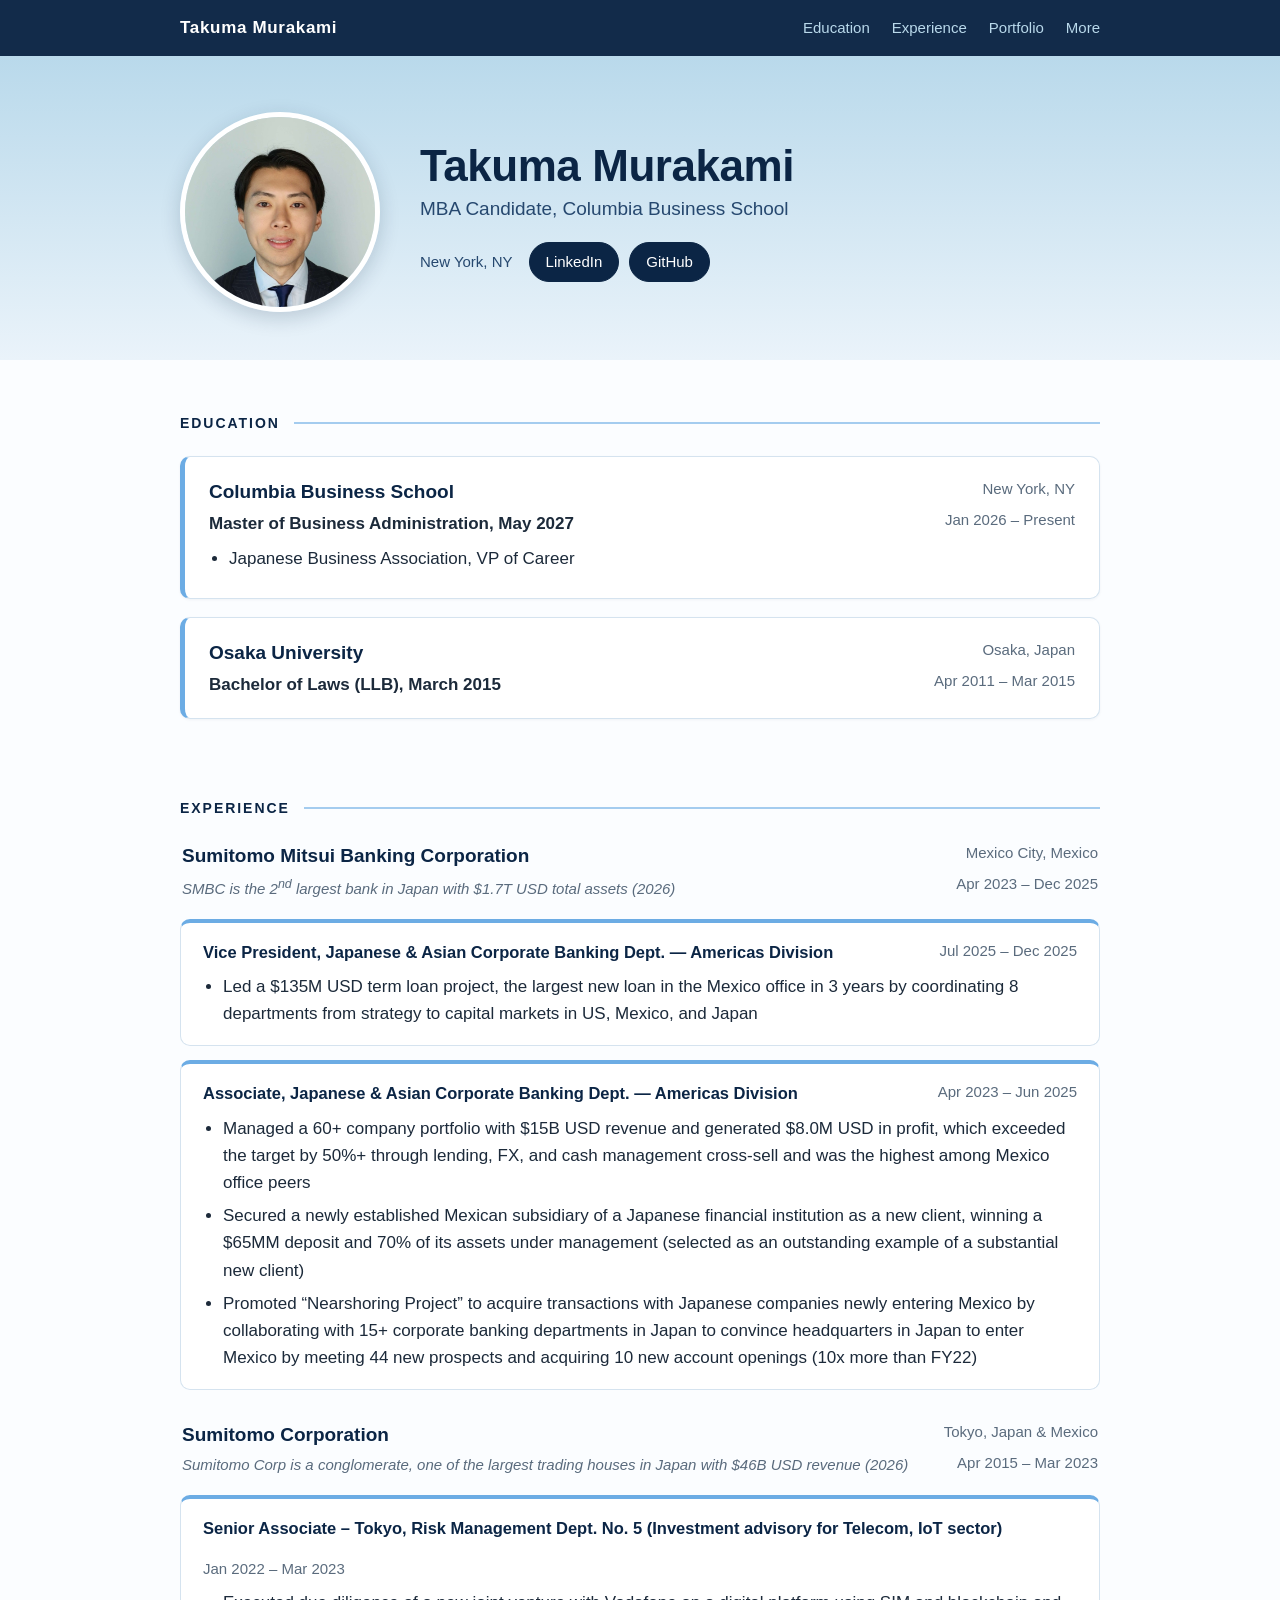
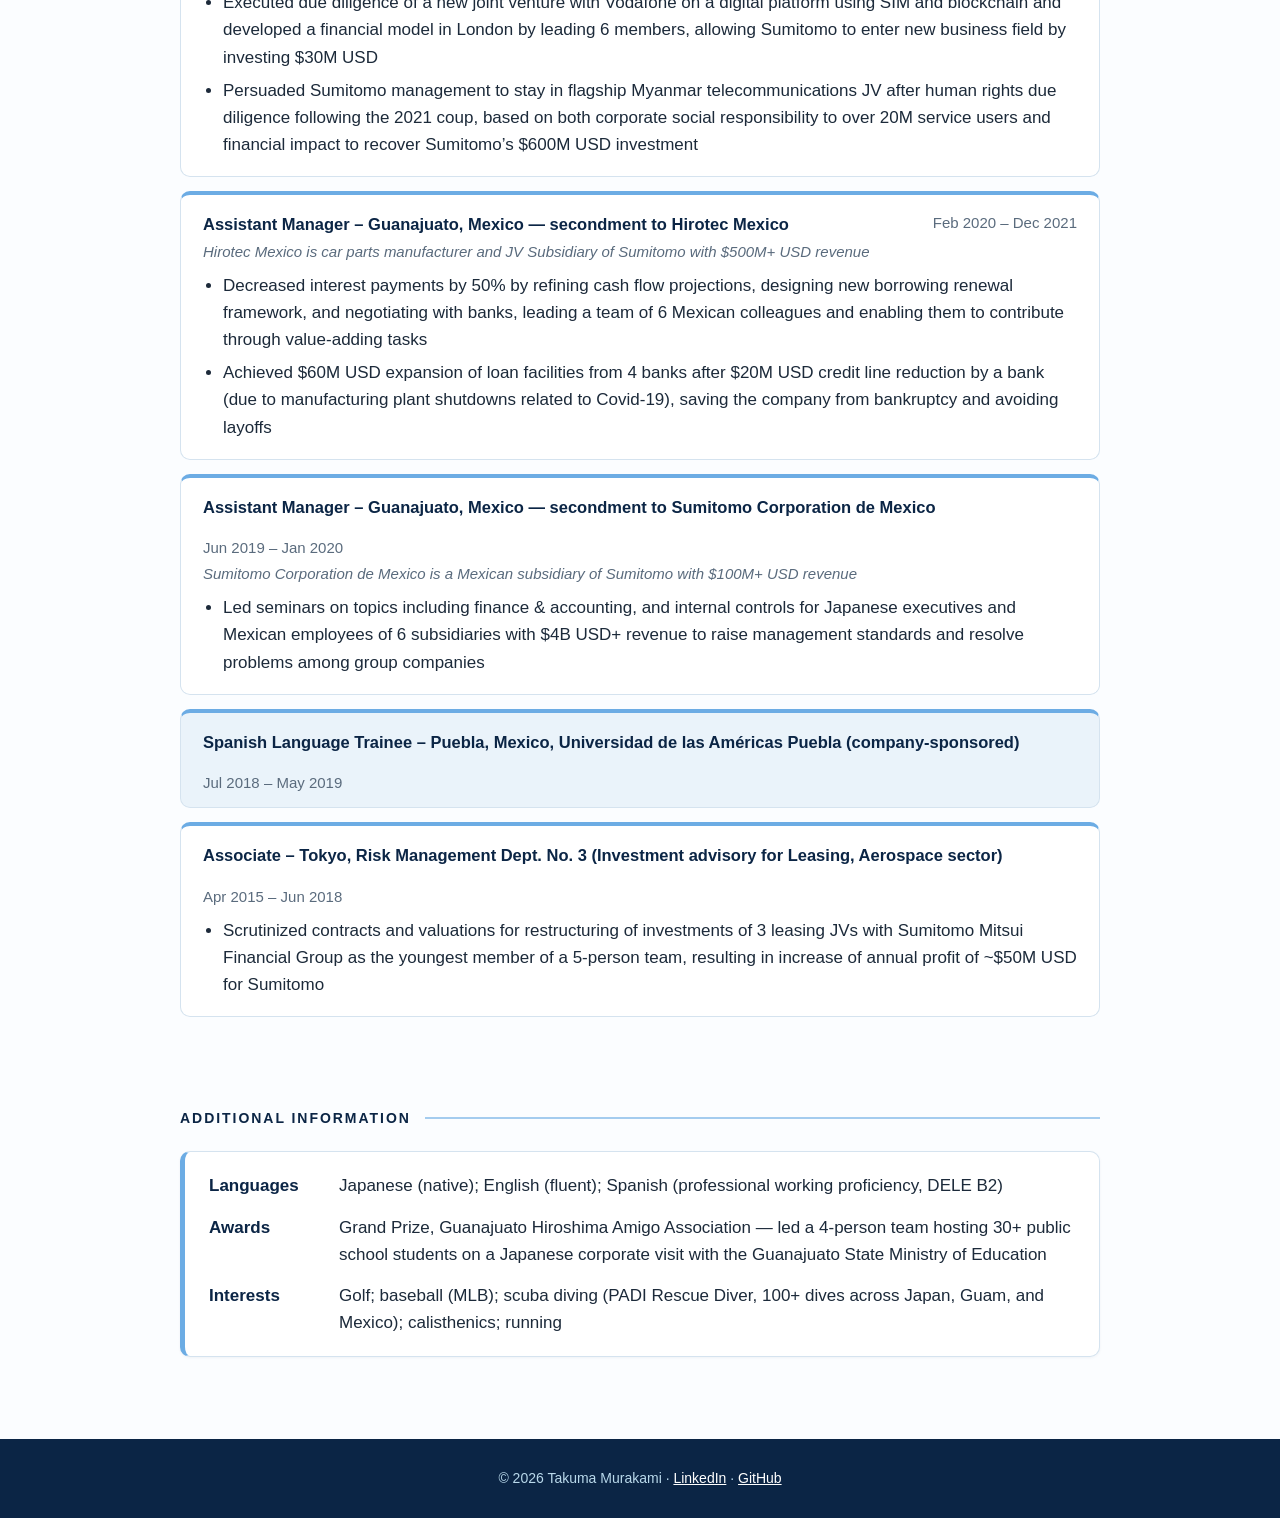
<file: index.html>
<!doctype html>
<html lang="en">
<head>
<meta charset="utf-8">
<meta name="viewport" content="width=device-width, initial-scale=1">
<title>Takuma Murakami</title>
<meta name="description" content="Takuma Murakami — MBA candidate at Columbia Business School; former banker and trading-house investment professional across Tokyo and Mexico.">
<style>
  :root {
    --navy: #0B2545;
    --blue: #6CACE4;       /* Columbia blue */
    --blue-light: #B9D9EB;
    --blue-wash: #EAF3FA;
    --ink: #1c2a3a;
    --muted: #5a6b7d;
    --line: #d5e3ef;
    --bg: #fbfdff;
    --card: #ffffff;
  }
  * { box-sizing: border-box; }
  html { scroll-behavior: smooth; scroll-padding-top: 72px; }
  body {
    margin: 0; background: var(--bg); color: var(--ink);
    font: 17px/1.6 -apple-system, BlinkMacSystemFont, "Segoe UI", Roboto, Helvetica, Arial, sans-serif;
  }
  a { color: #1b5e9e; }
  .wrap { max-width: 960px; margin: 0 auto; padding: 0 20px; }

  /* Nav */
  nav {
    position: sticky; top: 0; z-index: 10;
    background: rgba(11,37,69,.97); color: #fff;
  }
  nav .wrap { display: flex; align-items: center; justify-content: space-between; height: 56px; }
  nav .brand { font-weight: 700; letter-spacing: .04em; color: #fff; text-decoration: none; }
  nav ul { display: flex; gap: 22px; list-style: none; margin: 0; padding: 0; }
  nav ul a { white-space: nowrap; color: var(--blue-light); text-decoration: none; font-size: 15px; padding: 6px 0; border-bottom: 2px solid transparent; }
  nav ul a:hover, nav ul a:focus-visible { color: #fff; border-color: var(--blue); }

  /* Hero */
  header.hero { background: linear-gradient(180deg, var(--blue-light), var(--blue-wash)); padding: 56px 0 48px; }
  .hero .wrap { display: flex; gap: 40px; align-items: center; }
  .hero img {
    width: 200px; height: 200px; object-fit: cover; object-position: center 20%;
    border-radius: 50%; border: 5px solid #fff; box-shadow: 0 6px 20px rgba(11,37,69,.18); flex: none;
  }
  .hero h1 { margin: 0 0 4px; font-size: 44px; line-height: 1.1; color: var(--navy); letter-spacing: -.01em; }
  .hero .tag { margin: 0 0 18px; font-size: 19px; color: #26486f; }
  .links { display: flex; flex-wrap: wrap; gap: 10px; align-items: center; }
  .pill {
    display: inline-block; padding: 7px 16px; border-radius: 999px; font-size: 15px; text-decoration: none;
    background: var(--navy); color: #fff; border: 1px solid var(--navy);
  }
  .pill:hover, .pill:focus-visible { background: #fff; color: var(--navy); }
  .loc { color: #26486f; font-size: 15px; margin-right: 6px; }

  /* Sections */
  section { padding: 52px 0 8px; }
  h2 {
    margin: 0 0 22px; font-size: 14px; letter-spacing: .14em; text-transform: uppercase; color: var(--navy);
    display: flex; align-items: center; gap: 14px;
  }
  h2::after { content: ""; flex: 1; height: 2px; background: var(--blue); opacity: .6; }

  .card {
    background: var(--card); border: 1px solid var(--line); border-left: 5px solid var(--blue);
    border-radius: 10px; padding: 20px 24px; margin-bottom: 18px; box-shadow: 0 1px 3px rgba(11,37,69,.05);
  }
  .row { display: flex; justify-content: space-between; gap: 16px; flex-wrap: wrap; }
  .org { margin: 0; font-size: 19px; color: var(--navy); }
  .where, .when { color: var(--muted); font-size: 15px; }
  .role { margin: 2px 0 0; font-weight: 600; }
  .blurb { margin: 2px 0 8px; color: var(--muted); font-style: italic; font-size: 15px; }
  ul.b { margin: 8px 0 0; padding-left: 20px; }
  ul.b li { margin-bottom: 6px; }

  /* Experience: company group with role tiles */
  .company { margin-bottom: 30px; }
  .company > .head { padding: 0 2px 10px; }
  .company .tiles { display: grid; gap: 14px; }
  .tile {
    background: var(--card); border: 1px solid var(--line); border-top: 4px solid var(--blue);
    border-radius: 10px; padding: 16px 22px 12px;
  }
  .tile.plain { background: var(--blue-wash); }
  .tile h4 { margin: 0; font-size: 16.5px; color: var(--navy); }
  .tile .when { white-space: nowrap; }

  /* Additional info */
  dl { margin: 0; display: grid; grid-template-columns: 110px 1fr; gap: 14px 20px; }
  dt { font-weight: 700; color: var(--navy); }
  dd { margin: 0; }

  footer { margin-top: 56px; background: var(--navy); color: var(--blue-light); padding: 28px 0; font-size: 14px; text-align: center; }
  footer a { color: #fff; }

  @media (max-width: 680px) {
    body { font-size: 16px; }
    nav ul { gap: 14px; }
    nav .brand { display: none; }
    nav .wrap { justify-content: center; }
    .hero .wrap { flex-direction: column; text-align: center; gap: 24px; }
    .hero h1 { font-size: 34px; }
    .links { justify-content: center; }
    .hero img { width: 160px; height: 160px; }
    dl { grid-template-columns: 1fr; gap: 2px; }
    dd { margin-bottom: 12px; }
    .tile .when { white-space: normal; }
  }
</style>
</head>
<body>

<nav aria-label="Main">
  <div class="wrap">
    <a class="brand" href="#top">Takuma Murakami</a>
    <ul>
      <li><a href="#education">Education</a></li>
      <li><a href="#experience">Experience</a></li>
      <li><a href="portfolio.html">Portfolio</a></li>
      <li><a href="#additional">More</a></li>
    </ul>
  </div>
</nav>

<header class="hero" id="top">
  <div class="wrap">
    <img src="images/photo-web.jpg" alt="Portrait of Takuma Murakami">
    <div>
      <h1>Takuma Murakami</h1>
      <p class="tag">MBA Candidate, Columbia Business School</p>
      <div class="links">
        <span class="loc">New York, NY</span>
        <a class="pill" href="https://www.linkedin.com/in/takuma-murakami">LinkedIn</a>
        <a class="pill" href="https://github.com/TMurakami27">GitHub</a>
      </div>
    </div>
  </div>
</header>

<main class="wrap">

  <section id="education">
    <h2>Education</h2>
    <div class="card">
      <div class="row"><h3 class="org">Columbia Business School</h3><span class="where">New York, NY</span></div>
      <div class="row"><span class="role">Master of Business Administration, May 2027</span><span class="when">Jan 2026 – Present</span></div>
      <ul class="b"><li>Japanese Business Association, VP of Career</li></ul>
    </div>
    <div class="card">
      <div class="row"><h3 class="org">Osaka University</h3><span class="where">Osaka, Japan</span></div>
      <div class="row"><span class="role">Bachelor of Laws (LLB), March 2015</span><span class="when">Apr 2011 – Mar 2015</span></div>
    </div>
  </section>

  <section id="experience">
    <h2>Experience</h2>

    <div class="company">
      <div class="head">
        <div class="row"><h3 class="org">Sumitomo Mitsui Banking Corporation</h3><span class="where">Mexico City, Mexico</span></div>
        <div class="row"><span class="blurb">SMBC is the 2<sup>nd</sup> largest bank in Japan with $1.7T USD total assets (2026)</span><span class="when">Apr 2023 – Dec 2025</span></div>
      </div>
      <div class="tiles">
        <div class="tile">
          <div class="row"><h4>Vice President, Japanese &amp; Asian Corporate Banking Dept. — Americas Division</h4><span class="when">Jul 2025 – Dec 2025</span></div>
          <ul class="b">
            <li>Led a $135M USD term loan project, the largest new loan in the Mexico office in 3 years by coordinating 8 departments from strategy to capital markets in US, Mexico, and Japan</li>
          </ul>
        </div>
        <div class="tile">
          <div class="row"><h4>Associate, Japanese &amp; Asian Corporate Banking Dept. — Americas Division</h4><span class="when">Apr 2023 – Jun 2025</span></div>
          <ul class="b">
            <li>Managed a 60+ company portfolio with $15B USD revenue and generated $8.0M USD in profit, which exceeded the target by 50%+ through lending, FX, and cash management cross-sell and was the highest among Mexico office peers</li>
            <li>Secured a newly established Mexican subsidiary of a Japanese financial institution as a new client, winning a $65MM deposit and 70% of its assets under management (selected as an outstanding example of a substantial new client)</li>
            <li>Promoted “Nearshoring Project” to acquire transactions with Japanese companies newly entering Mexico by collaborating with 15+ corporate banking departments in Japan to convince headquarters in Japan to enter Mexico by meeting 44 new prospects and acquiring 10 new account openings (10x more than FY22)</li>
          </ul>
        </div>
      </div>
    </div>

    <div class="company">
      <div class="head">
        <div class="row"><h3 class="org">Sumitomo Corporation</h3><span class="where">Tokyo, Japan &amp; Mexico</span></div>
        <div class="row"><span class="blurb">Sumitomo Corp is a conglomerate, one of the largest trading houses in Japan with $46B USD revenue (2026)</span><span class="when">Apr 2015 – Mar 2023</span></div>
      </div>
      <div class="tiles">
        <div class="tile">
          <div class="row"><h4>Senior Associate – Tokyo, Risk Management Dept. No. 5 (Investment advisory for Telecom, IoT sector)</h4><span class="when">Jan 2022 – Mar 2023</span></div>
          <ul class="b">
            <li>Executed due diligence of a new joint venture with Vodafone on a digital platform using SIM and blockchain and developed a financial model in London by leading 6 members, allowing Sumitomo to enter new business field by investing $30M USD</li>
            <li>Persuaded Sumitomo management to stay in flagship Myanmar telecommunications JV after human rights due diligence following the 2021 coup, based on both corporate social responsibility to over 20M service users and financial impact to recover Sumitomo’s $600M USD investment</li>
          </ul>
        </div>
        <div class="tile">
          <div class="row"><h4>Assistant Manager – Guanajuato, Mexico — secondment to Hirotec Mexico</h4><span class="when">Feb 2020 – Dec 2021</span></div>
          <p class="blurb">Hirotec Mexico is car parts manufacturer and JV Subsidiary of Sumitomo with $500M+ USD revenue</p>
          <ul class="b">
            <li>Decreased interest payments by 50% by refining cash flow projections, designing new borrowing renewal framework, and negotiating with banks, leading a team of 6 Mexican colleagues and enabling them to contribute through value-adding tasks</li>
            <li>Achieved $60M USD expansion of loan facilities from 4 banks after $20M USD credit line reduction by a bank (due to manufacturing plant shutdowns related to Covid-19), saving the company from bankruptcy and avoiding layoffs</li>
          </ul>
        </div>
        <div class="tile">
          <div class="row"><h4>Assistant Manager – Guanajuato, Mexico — secondment to Sumitomo Corporation de Mexico</h4><span class="when">Jun 2019 – Jan 2020</span></div>
          <p class="blurb">Sumitomo Corporation de Mexico is a Mexican subsidiary of Sumitomo with $100M+ USD revenue</p>
          <ul class="b">
            <li>Led seminars on topics including finance &amp; accounting, and internal controls for Japanese executives and Mexican employees of 6 subsidiaries with $4B USD+ revenue to raise management standards and resolve problems among group companies</li>
          </ul>
        </div>
        <div class="tile plain">
          <div class="row"><h4>Spanish Language Trainee – Puebla, Mexico, Universidad de las Américas Puebla (company-sponsored)</h4><span class="when">Jul 2018 – May 2019</span></div>
        </div>
        <div class="tile">
          <div class="row"><h4>Associate – Tokyo, Risk Management Dept. No. 3 (Investment advisory for Leasing, Aerospace sector)</h4><span class="when">Apr 2015 – Jun 2018</span></div>
          <ul class="b">
            <li>Scrutinized contracts and valuations for restructuring of investments of 3 leasing JVs with Sumitomo Mitsui Financial Group as the youngest member of a 5-person team, resulting in increase of annual profit of ~$50M USD for Sumitomo</li>
          </ul>
        </div>
      </div>
    </div>
  </section>

  <section id="additional">
    <h2>Additional Information</h2>
    <div class="card">
      <dl>
        <dt>Languages</dt>
        <dd>Japanese (native); English (fluent); Spanish (professional working proficiency, DELE B2)</dd>
        <dt>Awards</dt>
        <dd>Grand Prize, Guanajuato Hiroshima Amigo Association — led a 4-person team hosting 30+ public school students on a Japanese corporate visit with the Guanajuato State Ministry of Education</dd>
        <dt>Interests</dt>
        <dd>Golf; baseball (MLB); scuba diving (PADI Rescue Diver, 100+ dives across Japan, Guam, and Mexico); calisthenics; running</dd>
      </dl>
    </div>
  </section>

</main>

<footer>
  <div class="wrap">© 2026 Takuma Murakami · <a href="https://www.linkedin.com/in/takuma-murakami">LinkedIn</a> · <a href="https://github.com/TMurakami27">GitHub</a></div>
</footer>

</body>
</html>
</file>
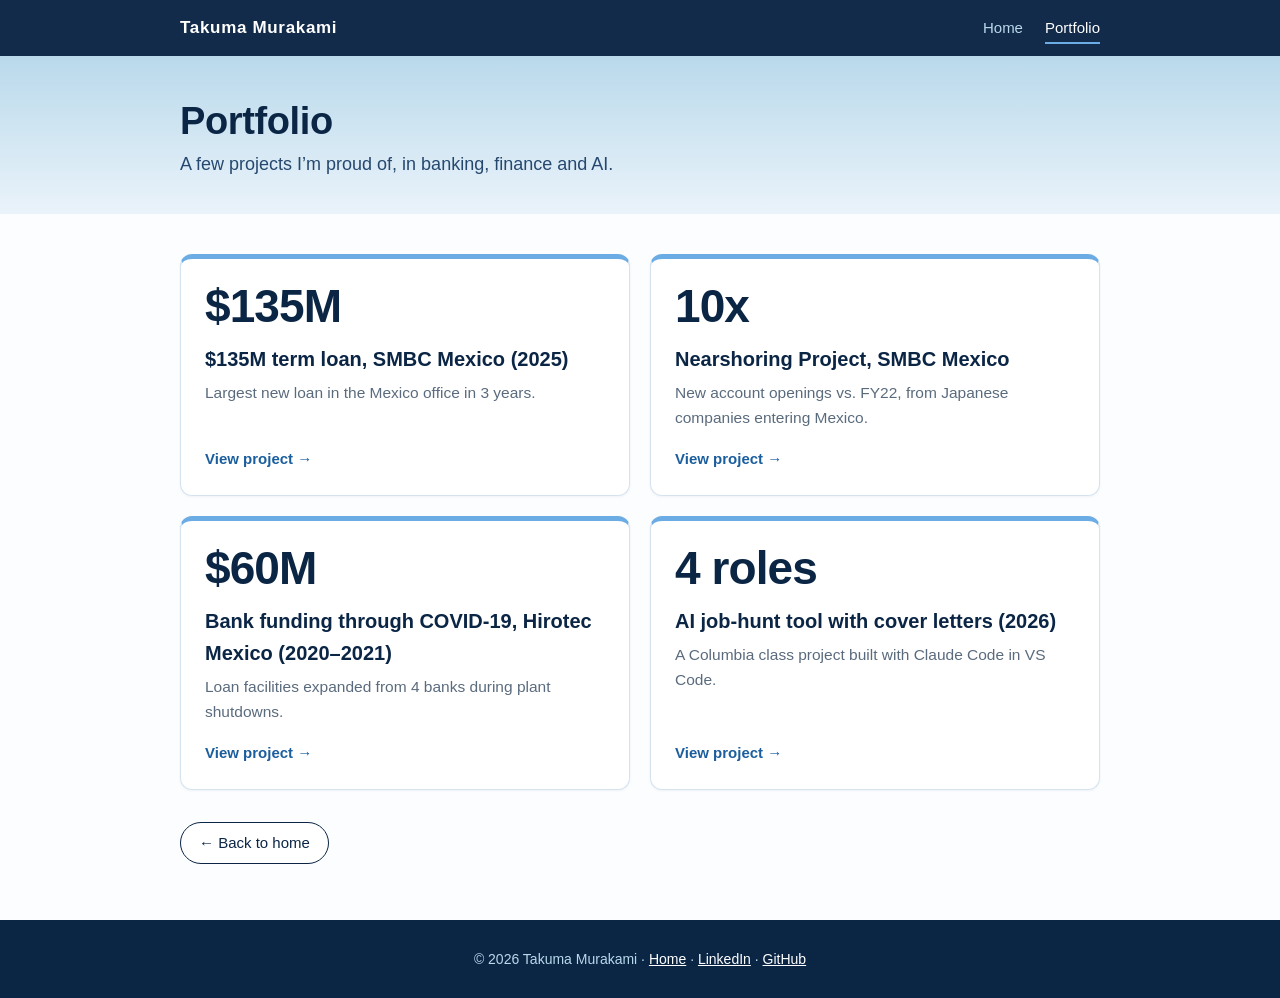
<file: portfolio.html>
<!doctype html>
<html lang="en">
<head>
<meta charset="utf-8">
<meta name="viewport" content="width=device-width, initial-scale=1">
<title>Portfolio · Takuma Murakami</title>
<meta name="description" content="Selected projects by Takuma Murakami.">
<link rel="stylesheet" href="style.css">
</head>
<body>

<nav aria-label="Main">
  <div class="wrap">
    <a class="brand" href="index.html">Takuma Murakami</a>
    <ul>
      <li><a href="index.html">Home</a></li>
      <li><a href="portfolio.html" aria-current="page">Portfolio</a></li>
    </ul>
  </div>
</nav>

<header class="pagehead">
  <div class="wrap">
    <h1>Portfolio</h1>
    <p>A few projects I’m proud of, in banking, finance and AI.</p>
  </div>
</header>

<main class="wrap">
  <div class="grid">
    <a class="pcard" href="projects/term-loan.html">
      <span class="big">$135M</span>
      <h2>$135M term loan, SMBC Mexico (2025)</h2>
      <p>Largest new loan in the Mexico office in 3 years.</p>
      <span class="go">View project →</span>
    </a>
    <a class="pcard" href="projects/nearshoring.html">
      <span class="big">10x</span>
      <h2>Nearshoring Project, SMBC Mexico</h2>
      <p>New account openings vs. FY22, from Japanese companies entering Mexico.</p>
      <span class="go">View project →</span>
    </a>
    <a class="pcard" href="projects/covid-refinancing.html">
      <span class="big">$60M</span>
      <h2>Bank funding through COVID-19, Hirotec Mexico (2020–2021)</h2>
      <p>Loan facilities expanded from 4 banks during plant shutdowns.</p>
      <span class="go">View project →</span>
    </a>
    <a class="pcard" href="projects/ai-job-hunt-tool.html">
      <span class="big">4 roles</span>
      <h2>AI job-hunt tool with cover letters (2026)</h2>
      <p>A Columbia class project built with Claude Code in VS Code.</p>
      <span class="go">View project →</span>
    </a>
  </div>
  <div class="backlinks"><a class="pill alt" href="index.html">← Back to home</a></div>
</main>

<footer>
  <div class="wrap">© 2026 Takuma Murakami · <a href="index.html">Home</a> · <a href="https://www.linkedin.com/in/takuma-murakami">LinkedIn</a> · <a href="https://github.com/TMurakami27">GitHub</a></div>
</footer>

</body>
</html>
</file>
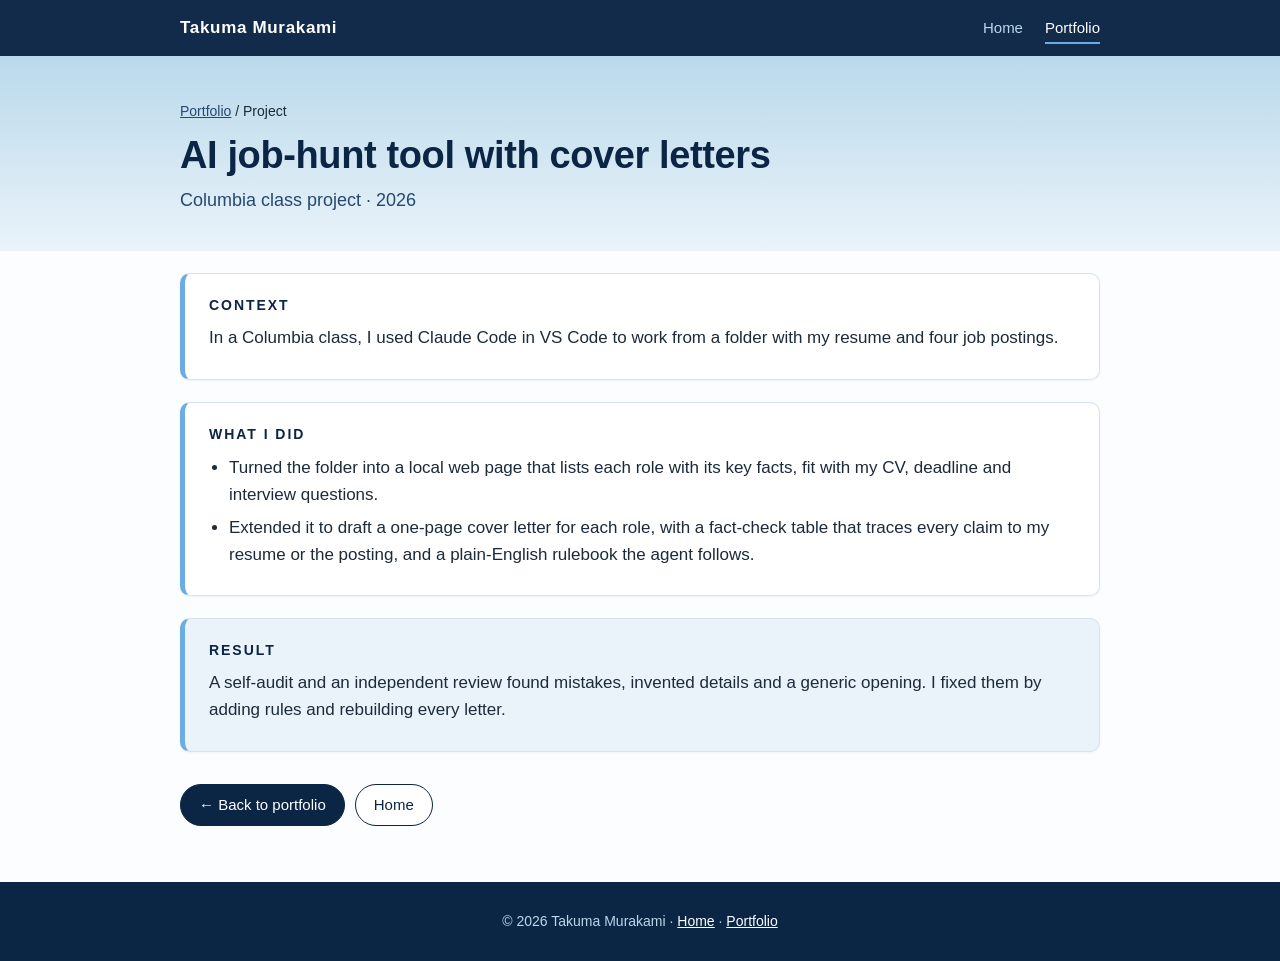
<file: projects/ai-job-hunt-tool.html>
<!doctype html>
<html lang="en">
<head>
<meta charset="utf-8">
<meta name="viewport" content="width=device-width, initial-scale=1">
<title>AI Job-Hunt Tool · Takuma Murakami</title>
<meta name="description" content="A Columbia class project: an AI job-hunt tool with fact-checked cover letters, built with Claude Code.">
<link rel="stylesheet" href="../style.css">
</head>
<body>

<nav aria-label="Main">
  <div class="wrap">
    <a class="brand" href="../index.html">Takuma Murakami</a>
    <ul>
      <li><a href="../index.html">Home</a></li>
      <li><a href="../portfolio.html" aria-current="page">Portfolio</a></li>
    </ul>
  </div>
</nav>

<header class="pagehead">
  <div class="wrap">
    <div class="crumb"><a href="../portfolio.html">Portfolio</a> / Project</div>
    <h1>AI job-hunt tool with cover letters</h1>
    <p class="meta">Columbia class project · 2026</p>
  </div>
</header>

<main class="wrap">
  <section class="block">
    <h2>Context</h2>
    <p>In a Columbia class, I used Claude Code in VS Code to work from a folder with my resume and four job postings.</p>
  </section>
  <section class="block">
    <h2>What I did</h2>
    <ul>
      <li>Turned the folder into a local web page that lists each role with its key facts, fit with my CV, deadline and interview questions.</li>
      <li>Extended it to draft a one-page cover letter for each role, with a fact-check table that traces every claim to my resume or the posting, and a plain-English rulebook the agent follows.</li>
    </ul>
  </section>
  <section class="block result">
    <h2>Result</h2>
    <p>A self-audit and an independent review found mistakes, invented details and a generic opening. I fixed them by adding rules and rebuilding every letter.</p>
  </section>

  <div class="backlinks">
    <a class="pill" href="../portfolio.html">← Back to portfolio</a>
    <a class="pill alt" href="../index.html">Home</a>
  </div>
</main>

<footer>
  <div class="wrap">© 2026 Takuma Murakami · <a href="../index.html">Home</a> · <a href="../portfolio.html">Portfolio</a></div>
</footer>

</body>
</html>
</file>
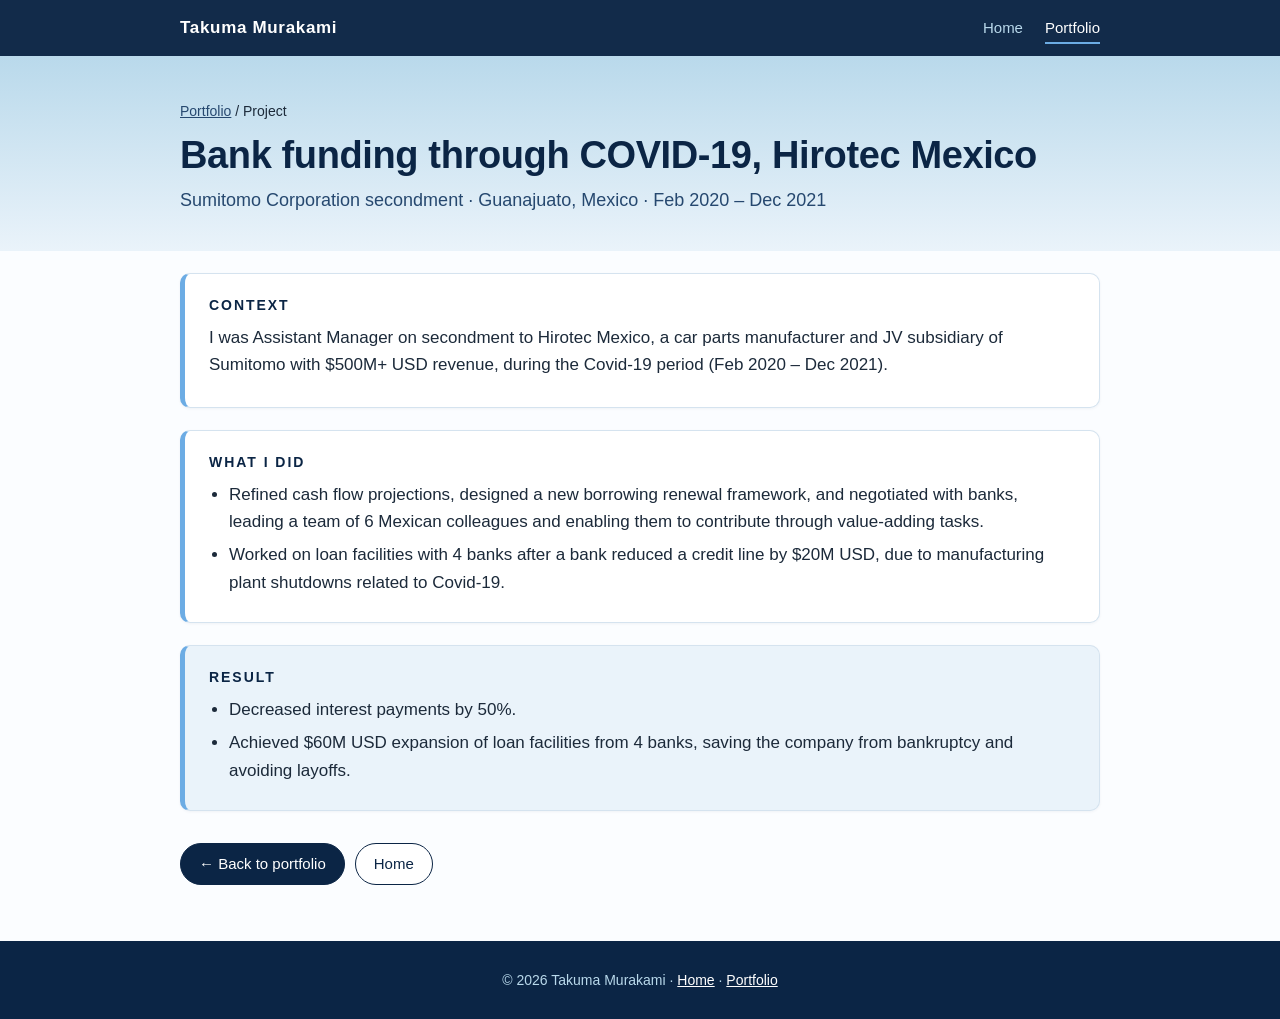
<file: projects/covid-refinancing.html>
<!doctype html>
<html lang="en">
<head>
<meta charset="utf-8">
<meta name="viewport" content="width=device-width, initial-scale=1">
<title>Bank Funding through COVID-19 · Takuma Murakami</title>
<meta name="description" content="Bank funding at Hirotec Mexico through Covid-19 plant shutdowns.">
<link rel="stylesheet" href="../style.css">
</head>
<body>

<nav aria-label="Main">
  <div class="wrap">
    <a class="brand" href="../index.html">Takuma Murakami</a>
    <ul>
      <li><a href="../index.html">Home</a></li>
      <li><a href="../portfolio.html" aria-current="page">Portfolio</a></li>
    </ul>
  </div>
</nav>

<header class="pagehead">
  <div class="wrap">
    <div class="crumb"><a href="../portfolio.html">Portfolio</a> / Project</div>
    <h1>Bank funding through COVID-19, Hirotec Mexico</h1>
    <p class="meta">Sumitomo Corporation secondment · Guanajuato, Mexico · Feb 2020 – Dec 2021</p>
  </div>
</header>

<main class="wrap">
  <section class="block">
    <h2>Context</h2>
    <p>I was Assistant Manager on secondment to Hirotec Mexico, a car parts manufacturer and JV subsidiary of Sumitomo with $500M+ USD revenue, during the Covid-19 period (Feb 2020 – Dec 2021).</p>
  </section>
  <section class="block">
    <h2>What I did</h2>
    <ul>
      <li>Refined cash flow projections, designed a new borrowing renewal framework, and negotiated with banks, leading a team of 6 Mexican colleagues and enabling them to contribute through value-adding tasks.</li>
      <li>Worked on loan facilities with 4 banks after a bank reduced a credit line by $20M USD, due to manufacturing plant shutdowns related to Covid-19.</li>
    </ul>
  </section>
  <section class="block result">
    <h2>Result</h2>
    <ul>
      <li>Decreased interest payments by 50%.</li>
      <li>Achieved $60M USD expansion of loan facilities from 4 banks, saving the company from bankruptcy and avoiding layoffs.</li>
    </ul>
  </section>

  <div class="backlinks">
    <a class="pill" href="../portfolio.html">← Back to portfolio</a>
    <a class="pill alt" href="../index.html">Home</a>
  </div>
</main>

<footer>
  <div class="wrap">© 2026 Takuma Murakami · <a href="../index.html">Home</a> · <a href="../portfolio.html">Portfolio</a></div>
</footer>

</body>
</html>
</file>
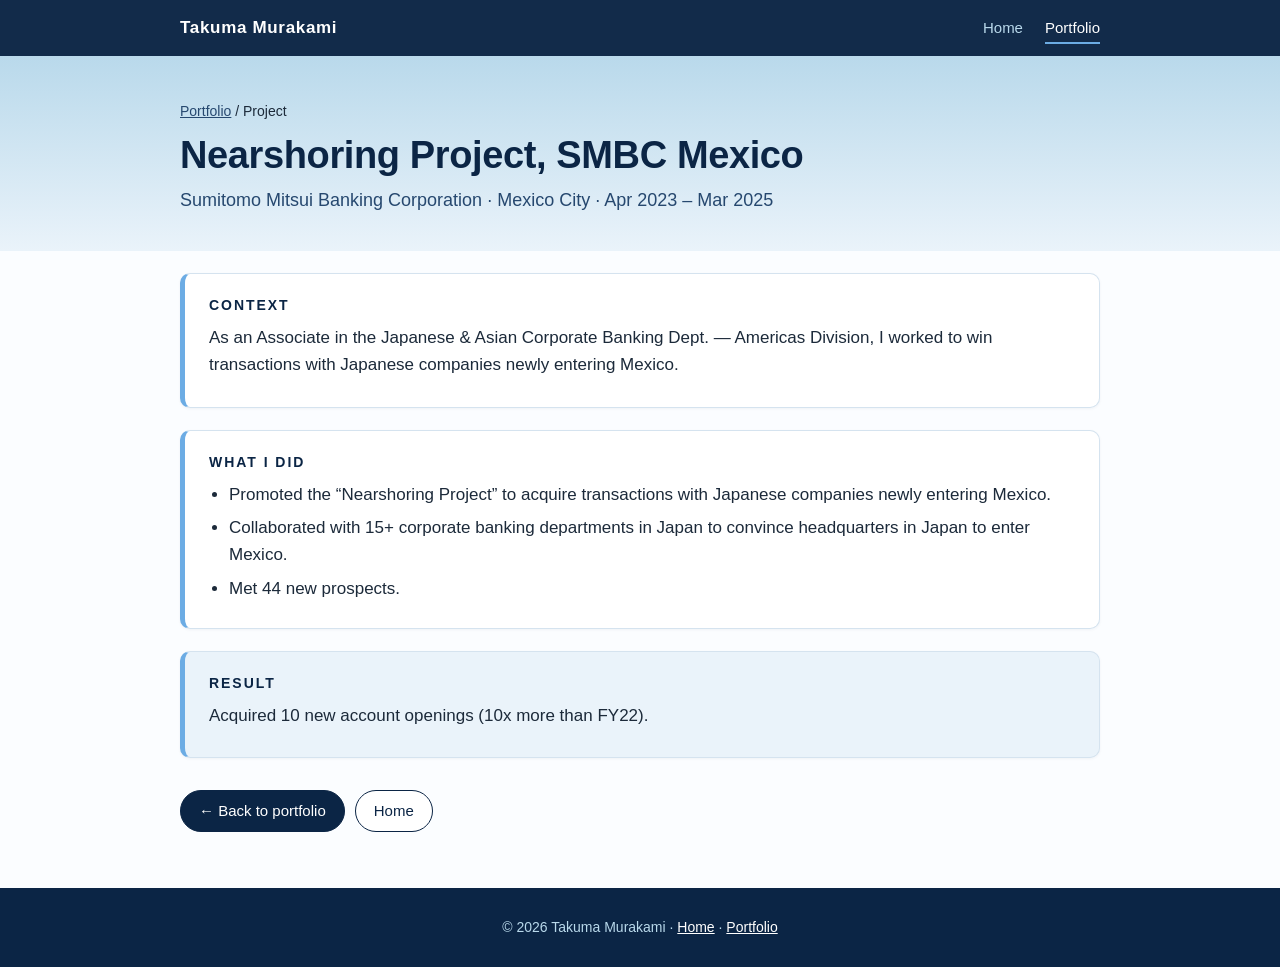
<file: projects/nearshoring.html>
<!doctype html>
<html lang="en">
<head>
<meta charset="utf-8">
<meta name="viewport" content="width=device-width, initial-scale=1">
<title>Nearshoring Project · Takuma Murakami</title>
<meta name="description" content="The Nearshoring Project at SMBC Mexico.">
<link rel="stylesheet" href="../style.css">
</head>
<body>

<nav aria-label="Main">
  <div class="wrap">
    <a class="brand" href="../index.html">Takuma Murakami</a>
    <ul>
      <li><a href="../index.html">Home</a></li>
      <li><a href="../portfolio.html" aria-current="page">Portfolio</a></li>
    </ul>
  </div>
</nav>

<header class="pagehead">
  <div class="wrap">
    <div class="crumb"><a href="../portfolio.html">Portfolio</a> / Project</div>
    <h1>Nearshoring Project, SMBC Mexico</h1>
    <p class="meta">Sumitomo Mitsui Banking Corporation · Mexico City · Apr 2023 – Mar 2025</p>
  </div>
</header>

<main class="wrap">
  <section class="block">
    <h2>Context</h2>
    <p>As an Associate in the Japanese &amp; Asian Corporate Banking Dept. — Americas Division, I worked to win transactions with Japanese companies newly entering Mexico.</p>
  </section>
  <section class="block">
    <h2>What I did</h2>
    <ul>
      <li>Promoted the “Nearshoring Project” to acquire transactions with Japanese companies newly entering Mexico.</li>
      <li>Collaborated with 15+ corporate banking departments in Japan to convince headquarters in Japan to enter Mexico.</li>
      <li>Met 44 new prospects.</li>
    </ul>
  </section>
  <section class="block result">
    <h2>Result</h2>
    <p>Acquired 10 new account openings (10x more than FY22).</p>
  </section>

  <div class="backlinks">
    <a class="pill" href="../portfolio.html">← Back to portfolio</a>
    <a class="pill alt" href="../index.html">Home</a>
  </div>
</main>

<footer>
  <div class="wrap">© 2026 Takuma Murakami · <a href="../index.html">Home</a> · <a href="../portfolio.html">Portfolio</a></div>
</footer>

</body>
</html>
</file>
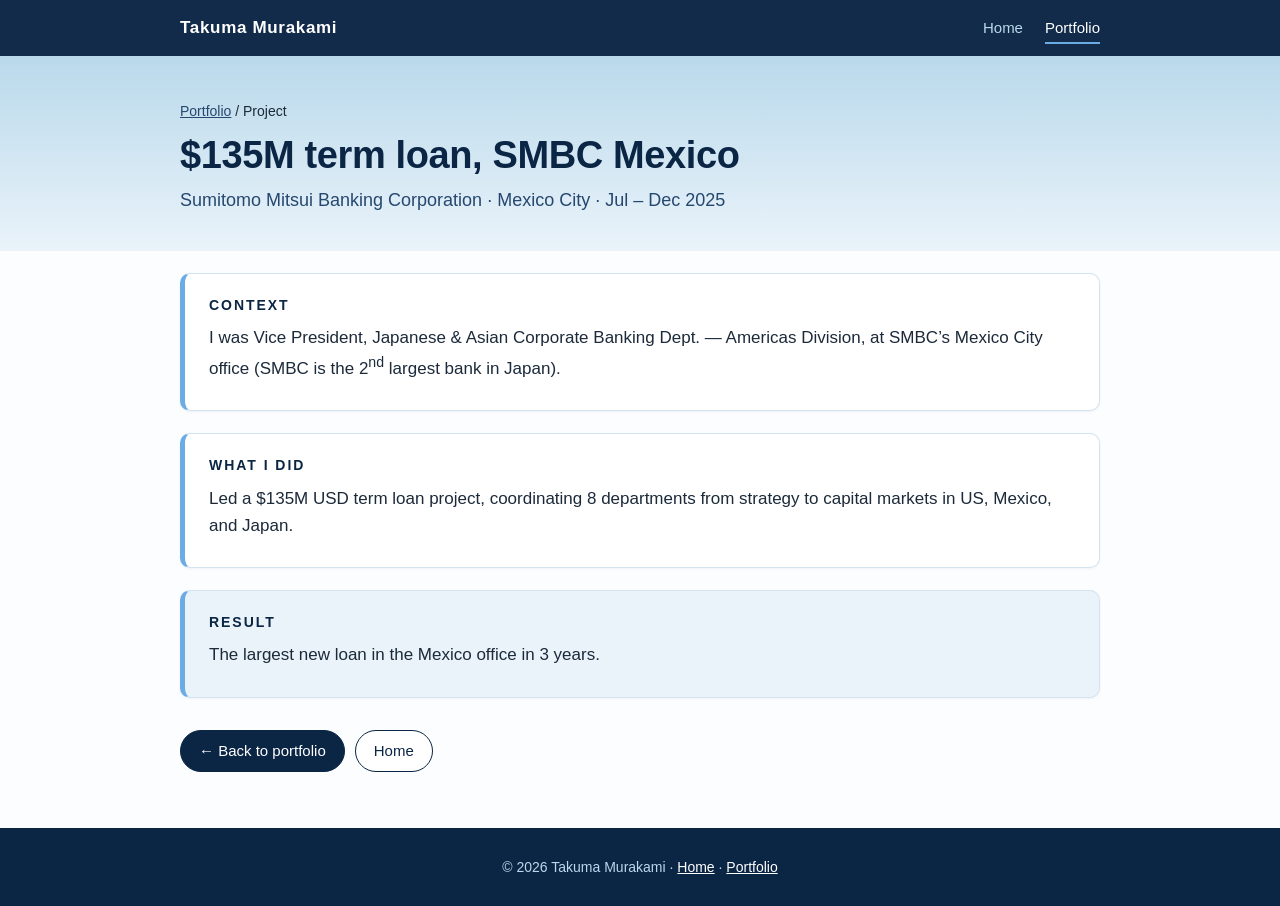
<file: projects/term-loan.html>
<!doctype html>
<html lang="en">
<head>
<meta charset="utf-8">
<meta name="viewport" content="width=device-width, initial-scale=1">
<title>$135M Term Loan · Takuma Murakami</title>
<meta name="description" content="Leading a $135M USD term loan project at SMBC Mexico.">
<link rel="stylesheet" href="../style.css">
</head>
<body>

<nav aria-label="Main">
  <div class="wrap">
    <a class="brand" href="../index.html">Takuma Murakami</a>
    <ul>
      <li><a href="../index.html">Home</a></li>
      <li><a href="../portfolio.html" aria-current="page">Portfolio</a></li>
    </ul>
  </div>
</nav>

<header class="pagehead">
  <div class="wrap">
    <div class="crumb"><a href="../portfolio.html">Portfolio</a> / Project</div>
    <h1>$135M term loan, SMBC Mexico</h1>
    <p class="meta">Sumitomo Mitsui Banking Corporation · Mexico City · Jul – Dec 2025</p>
  </div>
</header>

<main class="wrap">
  <section class="block">
    <h2>Context</h2>
    <p>I was Vice President, Japanese &amp; Asian Corporate Banking Dept. — Americas Division, at SMBC’s Mexico City office (SMBC is the 2<sup>nd</sup> largest bank in Japan).</p>
  </section>
  <section class="block">
    <h2>What I did</h2>
    <p>Led a $135M USD term loan project, coordinating 8 departments from strategy to capital markets in US, Mexico, and Japan.</p>
  </section>
  <section class="block result">
    <h2>Result</h2>
    <p>The largest new loan in the Mexico office in 3 years.</p>
  </section>

  <div class="backlinks">
    <a class="pill" href="../portfolio.html">← Back to portfolio</a>
    <a class="pill alt" href="../index.html">Home</a>
  </div>
</main>

<footer>
  <div class="wrap">© 2026 Takuma Murakami · <a href="../index.html">Home</a> · <a href="../portfolio.html">Portfolio</a></div>
</footer>

</body>
</html>
</file>
<file: style.css>
:root {
  --navy: #0B2545;
  --blue: #6CACE4;
  --blue-light: #B9D9EB;
  --blue-wash: #EAF3FA;
  --ink: #1c2a3a;
  --muted: #5a6b7d;
  --line: #d5e3ef;
  --bg: #fbfdff;
  --card: #ffffff;
}
* { box-sizing: border-box; }
html { scroll-behavior: smooth; scroll-padding-top: 72px; }
body {
  margin: 0; background: var(--bg); color: var(--ink);
  font: 17px/1.6 -apple-system, BlinkMacSystemFont, "Segoe UI", Roboto, Helvetica, Arial, sans-serif;
}
a { color: #1b5e9e; }
.wrap { max-width: 960px; margin: 0 auto; padding: 0 20px; }

nav { position: sticky; top: 0; z-index: 10; background: rgba(11,37,69,.97); color: #fff; }
nav .wrap { display: flex; align-items: center; justify-content: space-between; height: 56px; }
nav .brand { font-weight: 700; letter-spacing: .04em; color: #fff; text-decoration: none; }
nav ul { display: flex; gap: 22px; list-style: none; margin: 0; padding: 0; }
nav ul a { color: var(--blue-light); text-decoration: none; font-size: 15px; padding: 6px 0; border-bottom: 2px solid transparent; }
nav ul a:hover, nav ul a:focus-visible, nav ul a[aria-current="page"] { color: #fff; border-color: var(--blue); }

.pagehead { background: linear-gradient(180deg, var(--blue-light), var(--blue-wash)); padding: 44px 0 36px; }
.pagehead h1 { margin: 0 0 6px; font-size: 38px; line-height: 1.15; color: var(--navy); letter-spacing: -.01em; }
.pagehead p { margin: 0; font-size: 18px; color: #26486f; }
.crumb { font-size: 14px; margin-bottom: 12px; }
.crumb a { color: #26486f; }

main { padding-bottom: 20px; }

/* Gallery */
.grid { display: grid; grid-template-columns: repeat(2, 1fr); gap: 20px; margin-top: 40px; }
.pcard {
  display: flex; flex-direction: column; background: var(--card); border: 1px solid var(--line);
  border-top: 5px solid var(--blue); border-radius: 12px; padding: 24px; text-decoration: none; color: inherit;
  box-shadow: 0 1px 3px rgba(11,37,69,.05); transition: transform .15s, box-shadow .15s;
}
.pcard:hover, .pcard:focus-visible { transform: translateY(-3px); box-shadow: 0 8px 20px rgba(11,37,69,.12); }
.pcard .big { font-size: 46px; font-weight: 800; line-height: 1; color: var(--navy); letter-spacing: -.02em; }
.pcard h2 { margin: 14px 0 6px; font-size: 20px; color: var(--navy); }
.pcard p { margin: 0 0 16px; color: var(--muted); font-size: 15.5px; }
.pcard .go { margin-top: auto; font-weight: 600; color: #1b5e9e; font-size: 15px; }

/* Project pages */
.meta { color: var(--muted); font-size: 15px; margin-top: 8px !important; }
.block {
  background: var(--card); border: 1px solid var(--line); border-left: 5px solid var(--blue);
  border-radius: 10px; padding: 20px 24px; margin-top: 22px; box-shadow: 0 1px 3px rgba(11,37,69,.05);
}
.block h2 { margin: 0 0 8px; font-size: 14px; letter-spacing: .14em; text-transform: uppercase; color: var(--navy); }
.block p { margin: 0 0 8px; }
.block ul { margin: 0; padding-left: 20px; }
.block li { margin-bottom: 6px; }
.block.result { background: var(--blue-wash); }
.backlinks { display: flex; flex-wrap: wrap; gap: 10px; margin-top: 32px; }
.pill {
  display: inline-block; padding: 8px 18px; border-radius: 999px; font-size: 15px; text-decoration: none;
  background: var(--navy); color: #fff; border: 1px solid var(--navy);
}
.pill:hover, .pill:focus-visible { background: #fff; color: var(--navy); }
.pill.alt { background: #fff; color: var(--navy); }
.pill.alt:hover, .pill.alt:focus-visible { background: var(--navy); color: #fff; }

footer { margin-top: 56px; background: var(--navy); color: var(--blue-light); padding: 28px 0; font-size: 14px; text-align: center; }
footer a { color: #fff; }

@media (max-width: 680px) {
  body { font-size: 16px; }
  nav ul { gap: 14px; }
  nav .brand { display: none; }
  nav .wrap { justify-content: center; }
  .pagehead h1 { font-size: 30px; }
  .grid { grid-template-columns: 1fr; margin-top: 28px; }
}
</file>
